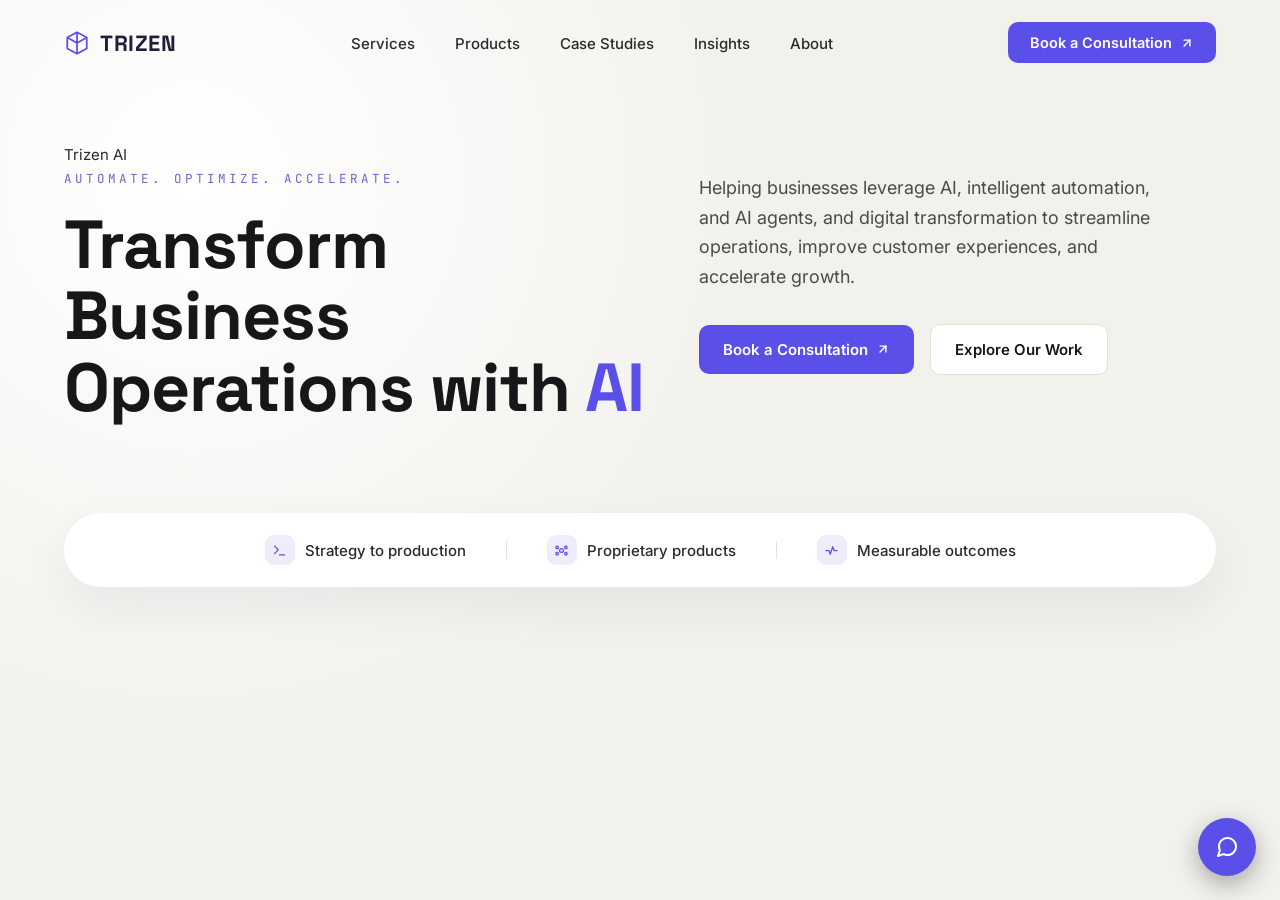
<file: frontend/index.html>
<!DOCTYPE html>
<html lang="en">
<head>
<meta charset="UTF-8">
<meta name="viewport" content="width=device-width, initial-scale=1.0">
<title>Lead Chat Widget — Demo</title>
<link rel="preconnect" href="https://fonts.googleapis.com">
<link rel="preconnect" href="https://fonts.gstatic.com" crossorigin>
<link href="https://fonts.googleapis.com/css2?family=Space+Grotesk:wght@500;600;700&family=Inter:wght@400;500;600&family=JetBrains+Mono:wght@400;500&display=swap" rel="stylesheet">
<style>
  /* ============================================================
     Demo page chrome — delete everything outside #lqw-root when
     embedding this on a real site. Only #lqw-root + its <script>
     need to move into your page, right before </body>.
     ============================================================ */
  body {
    margin: 0;
    min-height: 100vh;
    background: #F3F1EC;
    background-image: radial-gradient(circle at 15% 20%, #ffffff 0%, transparent 45%);
    font-family: 'Inter', system-ui, sans-serif;
    color: #2B2B28;
    box-sizing: border-box;
  }

  /* -------------------- Trizen-style host page -------------------- */
  .tz-nav {
    display: flex;
    align-items: center;
    justify-content: space-between;
    padding: 22px 64px;
  }
  .tz-logo {
    display: flex;
    align-items: center;
    gap: 10px;
    font-family: 'Space Grotesk', sans-serif;
    font-weight: 700;
    font-size: 22px;
    letter-spacing: 0.5px;
    color: #1F1F3D;
  }
  .tz-logo svg { width: 26px; height: 26px; }
  .tz-links {
    display: flex;
    align-items: center;
    gap: 40px;
    list-style: none;
    margin: 0;
    padding: 0;
  }
  .tz-links a {
    color: #2B2B28;
    text-decoration: none;
    font-size: 15px;
    font-weight: 500;
  }
  .tz-links a:hover { color: #5B4FE9; }
  .tz-cta {
    display: inline-flex;
    align-items: center;
    gap: 8px;
    background: #5B4FE9;
    color: #fff;
    font-weight: 600;
    font-size: 14.5px;
    padding: 12px 22px;
    border-radius: 10px;
    text-decoration: none;
  }
  .tz-cta svg { width: 14px; height: 14px; }

  .tz-hero {
    max-width: 1280px;
    margin: 60px auto 0;
    padding: 0 64px;
    display: grid;
    grid-template-columns: 1.15fr 1fr;
    gap: 40px;
    align-items: start;
  }
  .tz-eyebrow {
    font-size: 15px;
    color: #2B2B28;
    margin: 0 0 6px;
  }
  .tz-kicker {
    font-family: 'JetBrains Mono', monospace;
    letter-spacing: 3px;
    font-size: 12.5px;
    color: #6E67C9;
    margin: 0 0 22px;
  }
  .tz-headline {
    font-family: 'Space Grotesk', sans-serif;
    font-weight: 700;
    font-size: 68px;
    line-height: 1.05;
    letter-spacing: -1px;
    margin: 0;
    color: #17171A;
  }
  .tz-headline .accent { color: #5B4FE9; }

  .tz-sub {
    font-size: 18px;
    line-height: 1.65;
    color: #4B4B48;
    margin: 28px 0 32px;
    max-width: 480px;
  }
  .tz-actions {
    display: flex;
    align-items: center;
    gap: 16px;
  }
  .tz-btn-primary {
    display: inline-flex;
    align-items: center;
    gap: 8px;
    background: #5B4FE9;
    color: #fff;
    font-weight: 600;
    font-size: 15px;
    padding: 15px 24px;
    border-radius: 10px;
    text-decoration: none;
  }
  .tz-btn-primary svg { width: 14px; height: 14px; }
  .tz-btn-secondary {
    display: inline-flex;
    align-items: center;
    background: #fff;
    color: #17171A;
    font-weight: 600;
    font-size: 15px;
    padding: 15px 24px;
    border-radius: 10px;
    text-decoration: none;
    border: 1px solid #E4E1D8;
  }

  .tz-strip-wrap {
    max-width: 1152px;
    margin: 90px auto 60px;
    padding: 0 64px;
  }
  .tz-strip {
    background: #fff;
    border-radius: 999px;
    padding: 22px 40px;
    display: flex;
    align-items: center;
    justify-content: center;
    gap: 40px;
    box-shadow: 0 20px 50px rgba(20, 20, 40, 0.06);
  }
  .tz-strip-item {
    display: flex;
    align-items: center;
    gap: 10px;
    font-size: 15px;
    font-weight: 500;
    color: #2B2B28;
    white-space: nowrap;
  }
  .tz-strip-icon {
    width: 30px;
    height: 30px;
    border-radius: 9px;
    background: #EFEDFB;
    display: flex;
    align-items: center;
    justify-content: center;
    flex-shrink: 0;
  }
  .tz-strip-icon svg { width: 15px; height: 15px; color: #5B4FE9; }
  .tz-strip-divider {
    width: 1px;
    height: 18px;
    background: #E4E1D8;
  }

  @media (max-width: 980px) {
    .tz-nav { padding: 18px 24px; }
    .tz-links { display: none; }
    .tz-hero { grid-template-columns: 1fr; padding: 0 24px; }
    .tz-headline { font-size: 42px; }
    .tz-strip { flex-wrap: wrap; border-radius: 24px; }
    .tz-strip-wrap { padding: 0 24px; }
  }

  /* ============================================================
     WIDGET STYLES — scoped under #lqw-root so nothing here leaks
     into or gets overridden by the host page's own CSS.
     ============================================================ */
  #lqw-root {
    --lqw-ink: #14171C;
    --lqw-surface: #1D2129;
    --lqw-surface-2: #262B34;
    --lqw-border: #333944;
    --lqw-text: #ECE9E2;
    --lqw-text-muted: #8D93A0;
    --lqw-accent: #5B4FE9;
    --lqw-accent-dim: rgba(91, 79, 233, 0.18);
    --lqw-good: #4CAF6D;
    --lqw-error: #E2695A;
    --lqw-font-display: 'Space Grotesk', sans-serif;
    --lqw-font-body: 'Inter', system-ui, sans-serif;
    --lqw-font-mono: 'JetBrains Mono', monospace;
    position: fixed;
    right: 24px;
    bottom: 24px;
    z-index: 999999;
    font-family: var(--lqw-font-body);
  }

  #lqw-root * { box-sizing: border-box; }

  .lqw-launcher {
    width: 58px;
    height: 58px;
    border-radius: 50%;
    background: var(--lqw-accent);
    border: none;
    cursor: pointer;
    display: flex;
    align-items: center;
    justify-content: center;
    box-shadow: 0 8px 24px rgba(20, 23, 28, 0.35);
    transition: transform 0.15s ease;
    position: absolute;
    right: 0;
    bottom: 0;
  }
  .lqw-launcher:hover { transform: scale(1.05); }
  .lqw-launcher:focus-visible { outline: 2px solid var(--lqw-ink); outline-offset: 3px; }
  .lqw-launcher svg { width: 24px; height: 24px; }
  .lqw-launcher .lqw-icon-close { display: none; }
  #lqw-root.lqw-open .lqw-icon-chat { display: none; }
  #lqw-root.lqw-open .lqw-icon-close { display: block; }

  .lqw-panel {
    position: absolute;
    right: 0;
    bottom: 74px;
    width: 380px;
    max-width: calc(100vw - 32px);
    height: min(600px, 75vh);
    background: var(--lqw-surface);
    border: 1px solid var(--lqw-border);
    border-radius: 16px;
    display: flex;
    flex-direction: column;
    overflow: hidden;
    box-shadow: 0 20px 60px rgba(0,0,0,0.35);
    opacity: 0;
    transform: translateY(12px) scale(0.98);
    pointer-events: none;
    transition: opacity 0.18s ease, transform 0.18s ease;
  }
  #lqw-root.lqw-open .lqw-panel {
    opacity: 1;
    transform: translateY(0) scale(1);
    pointer-events: auto;
  }

  .lqw-header {
    display: flex;
    align-items: center;
    gap: 10px;
    padding: 14px 16px;
    border-bottom: 1px solid var(--lqw-border);
    background: var(--lqw-surface-2);
  }
  .lqw-dot {
    width: 9px;
    height: 9px;
    border-radius: 50%;
    background: var(--lqw-text-muted);
    flex-shrink: 0;
    transition: background 0.3s ease;
  }
  .lqw-dot.thinking { background: var(--lqw-accent); animation: lqw-pulse 1.1s ease-in-out infinite; }
  .lqw-dot.qualified { background: var(--lqw-good); }
  .lqw-dot.error { background: var(--lqw-error); }
  @keyframes lqw-pulse {
    0%, 100% { opacity: 1; box-shadow: 0 0 0 0 var(--lqw-accent-dim); }
    50% { opacity: 0.6; box-shadow: 0 0 0 5px transparent; }
  }
  .lqw-header-text { display: flex; flex-direction: column; line-height: 1.25; }
  .lqw-header-name {
    font-family: var(--lqw-font-display);
    font-weight: 600;
    font-size: 15px;
    color: var(--lqw-text);
  }
  .lqw-header-status {
    font-size: 11.5px;
    color: var(--lqw-text-muted);
    font-family: var(--lqw-font-mono);
    text-transform: lowercase;
  }

  .lqw-messages {
    flex: 1;
    overflow-y: auto;
    padding: 16px;
    display: flex;
    flex-direction: column;
    gap: 10px;
  }
  .lqw-msg {
    max-width: 84%;
    padding: 9px 13px;
    border-radius: 12px;
    font-size: 13.5px;
    line-height: 1.5;
    white-space: pre-wrap;
    word-break: break-word;
  }
  .lqw-msg.user {
    align-self: flex-end;
    background: var(--lqw-accent);
    color: #FFFFFF;
    border-bottom-right-radius: 3px;
  }
  .lqw-msg.assistant {
    align-self: flex-start;
    background: var(--lqw-surface-2);
    color: var(--lqw-text);
    border: 1px solid var(--lqw-border);
    border-bottom-left-radius: 3px;
  }
  .lqw-msg.error {
    align-self: flex-start;
    background: rgba(226, 105, 90, 0.12);
    color: #F0B2AA;
    border: 1px solid rgba(226, 105, 90, 0.35);
  }
  .lqw-msg.error button {
    display: block;
    margin-top: 6px;
    background: none;
    border: 1px solid rgba(226, 105, 90, 0.5);
    color: #F0B2AA;
    font-size: 12px;
    padding: 3px 9px;
    border-radius: 6px;
    cursor: pointer;
    font-family: var(--lqw-font-body);
  }

  .lqw-typing {
    align-self: flex-start;
    display: flex;
    gap: 4px;
    padding: 11px 13px;
    background: var(--lqw-surface-2);
    border: 1px solid var(--lqw-border);
    border-radius: 12px;
    border-bottom-left-radius: 3px;
  }
  .lqw-typing span {
    width: 6px;
    height: 6px;
    border-radius: 50%;
    background: var(--lqw-text-muted);
    animation: lqw-bounce 1.2s ease-in-out infinite;
  }
  .lqw-typing span:nth-child(2) { animation-delay: 0.15s; }
  .lqw-typing span:nth-child(3) { animation-delay: 0.3s; }
  @keyframes lqw-bounce {
    0%, 60%, 100% { transform: translateY(0); opacity: 0.5; }
    30% { transform: translateY(-4px); opacity: 1; }
  }

  .lqw-inputbar {
    display: flex;
    align-items: flex-end;
    gap: 8px;
    padding: 10px;
    border-top: 1px solid var(--lqw-border);
    background: var(--lqw-surface-2);
  }
  
  /* Voice Mic Button Styles */
  .lqw-mic {
    width: 38px;
    height: 38px;
    border-radius: 10px;
    border: 1px solid var(--lqw-border);
    background: transparent;
    color: var(--lqw-text-muted);
    cursor: pointer;
    display: flex;
    align-items: center;
    justify-content: center;
    flex-shrink: 0;
    transition: all 0.15s ease;
  }
  .lqw-mic:hover { background: var(--lqw-surface); color: var(--lqw-text); }
  .lqw-mic.recording {
    background: rgba(226, 105, 90, 0.12);
    color: var(--lqw-error);
    border-color: var(--lqw-error);
    animation: lqw-pulse-red 1.5s infinite;
  }
  @keyframes lqw-pulse-red {
    0% { box-shadow: 0 0 0 0 rgba(226, 105, 90, 0.4); }
    70% { box-shadow: 0 0 0 6px rgba(226, 105, 90, 0); }
    100% { box-shadow: 0 0 0 0 rgba(226, 105, 90, 0); }
  }
  .lqw-mic svg { width: 18px; height: 18px; }

  .lqw-input {
    flex: 1;
    resize: none;
    max-height: 100px;
    background: var(--lqw-ink);
    border: 1px solid var(--lqw-border);
    border-radius: 10px;
    color: var(--lqw-text);
    font-family: var(--lqw-font-body);
    font-size: 13.5px;
    padding: 9px 11px;
    line-height: 1.4;
  }
  .lqw-input:focus-visible {
    outline: none;
    border-color: var(--lqw-accent);
  }
  .lqw-send {
    width: 38px;
    height: 38px;
    border-radius: 10px;
    border: none;
    background: var(--lqw-accent);
    cursor: pointer;
    display: flex;
    align-items: center;
    justify-content: center;
    flex-shrink: 0;
    transition: opacity 0.15s ease;
  }
  .lqw-send:disabled { opacity: 0.4; cursor: not-allowed; }
  .lqw-send:focus-visible { outline: 2px solid var(--lqw-text); outline-offset: 2px; }
  .lqw-send svg { width: 16px; height: 16px; }

  @media (max-width: 480px) {
    .lqw-panel {
      width: calc(100vw - 24px);
      height: calc(100vh - 110px);
      right: -12px;
    }
  }

  @media (prefers-reduced-motion: reduce) {
    .lqw-dot.thinking, .lqw-typing span { animation: none; }
    .lqw-panel { transition: opacity 0.01s linear; }
  }
</style>

<script>
  // ============================================================
  // THIS IS JUST FOR DEMONSTRATION / TESTING.
  // ============================================================
  // window.CURRENT_USER_EMAIL = "logged_in_user@example.com";
</script>

</head>
<body>

<!-- Host Page -->
<nav class="tz-nav">
  <div class="tz-logo">
    <svg viewBox="0 0 24 24" fill="none" xmlns="http://www.w3.org/2000/svg">
      <path d="M12 2L3 7v10l9 5 9-5V7l-9-5z" stroke="#5B4FE9" stroke-width="1.6" stroke-linejoin="round"/>
      <path d="M12 2v20M3 7l9 5 9-5" stroke="#5B4FE9" stroke-width="1.6" stroke-linejoin="round"/>
    </svg>
    TRIZEN
  </div>
  <ul class="tz-links">
    <li><a href="#">Services</a></li>
    <li><a href="#">Products</a></li>
    <li><a href="#">Case Studies</a></li>
    <li><a href="#">Insights</a></li>
    <li><a href="#">About</a></li>
  </ul>
  <a class="tz-cta" href="#">
    Book a Consultation
    <svg viewBox="0 0 24 24" fill="none" stroke="#fff" stroke-width="2.4" stroke-linecap="round" stroke-linejoin="round"><line x1="7" y1="17" x2="17" y2="7"></line><polyline points="7 7 17 7 17 17"></polyline></svg>
  </a>
</nav>

<header class="tz-hero">
  <div>
    <p class="tz-eyebrow">Trizen AI</p>
    <p class="tz-kicker">AUTOMATE. OPTIMIZE. ACCELERATE.</p>
    <h1 class="tz-headline">Transform Business<br>Operations with <span class="accent">AI</span></h1>
  </div>
  <div>
    <p class="tz-sub">Helping businesses leverage AI, intelligent automation, and AI agents, and digital transformation to streamline operations, improve customer experiences, and accelerate growth.</p>
    <div class="tz-actions">
      <a class="tz-btn-primary" href="#">
        Book a Consultation
        <svg viewBox="0 0 24 24" fill="none" stroke="#fff" stroke-width="2.4" stroke-linecap="round" stroke-linejoin="round"><line x1="7" y1="17" x2="17" y2="7"></line><polyline points="7 7 17 7 17 17"></polyline></svg>
      </a>
      <a class="tz-btn-secondary" href="#">Explore Our Work</a>
    </div>
  </div>
</header>

<div class="tz-strip-wrap">
  <div class="tz-strip">
    <div class="tz-strip-item">
      <span class="tz-strip-icon">
        <svg viewBox="0 0 24 24" fill="none" stroke="currentColor" stroke-width="2" stroke-linecap="round" stroke-linejoin="round"><path d="M4 17l6-6-6-6"></path><path d="M12 19h8"></path></svg>
      </span>
      Strategy to production
    </div>
    <div class="tz-strip-divider"></div>
    <div class="tz-strip-item">
      <span class="tz-strip-icon">
        <svg viewBox="0 0 24 24" fill="none" stroke="currentColor" stroke-width="2" stroke-linecap="round" stroke-linejoin="round"><circle cx="12" cy="12" r="3"></circle><circle cx="5" cy="7" r="2"></circle><circle cx="19" cy="7" r="2"></circle><circle cx="5" cy="17" r="2"></circle><circle cx="19" cy="17" r="2"></circle></svg>
      </span>
      Proprietary products
    </div>
    <div class="tz-strip-divider"></div>
    <div class="tz-strip-item">
      <span class="tz-strip-icon">
        <svg viewBox="0 0 24 24" fill="none" stroke="currentColor" stroke-width="2" stroke-linecap="round" stroke-linejoin="round"><polyline points="3 12 8 12 10 18 14 6 16 12 21 12"></polyline></svg>
      </span>
      Measurable outcomes
    </div>
  </div>
</div>

<!-- ============================================================
     WIDGET MARKUP
     ============================================================ -->
<div id="lqw-root">
  <div class="lqw-panel" role="dialog" aria-label="Chat" aria-hidden="true">
    <div class="lqw-header">
      <span class="lqw-dot" id="lqw-status-dot"></span>
      <div class="lqw-header-text">
        <span class="lqw-header-name" id="lqw-bot-name">Lead Desk</span>
        <span class="lqw-header-status" id="lqw-status-text">online</span>
      </div>
    </div>
    <div class="lqw-messages" id="lqw-messages" role="log" aria-live="polite"></div>
    <div class="lqw-inputbar">
      <!-- NEW MICROPHONE BUTTON -->
      <button class="lqw-mic" id="lqw-mic" aria-label="Use microphone" title="Click to speak">
        <svg viewBox="0 0 24 24" fill="none" stroke="currentColor" stroke-width="2" stroke-linecap="round" stroke-linejoin="round">
          <path d="M12 2a3 3 0 0 0-3 3v7a3 3 0 0 0 6 0V5a3 3 0 0 0-3-3Z"></path>
          <path d="M19 10v2a7 7 0 0 1-14 0v-2"></path>
          <line x1="12" y1="19" x2="12" y2="22"></line>
        </svg>
      </button>
      
      <textarea
        class="lqw-input"
        id="lqw-input"
        rows="1"
        placeholder="Type a message…"
        aria-label="Message"
      ></textarea>
      <button class="lqw-send" id="lqw-send" aria-label="Send message">
        <svg viewBox="0 0 24 24" fill="none" stroke="#FFFFFF" stroke-width="2.2" stroke-linecap="round" stroke-linejoin="round">
          <line x1="22" y1="2" x2="11" y2="13"></line>
          <polygon points="22 2 15 22 11 13 2 9 22 2"></polygon>
        </svg>
      </button>
    </div>
  </div>

  <button class="lqw-launcher" id="lqw-launcher" aria-label="Open chat" aria-expanded="false">
    <svg class="lqw-icon-chat" viewBox="0 0 24 24" fill="none" stroke="#FFFFFF" stroke-width="2" stroke-linecap="round" stroke-linejoin="round">
      <path d="M21 11.5a8.38 8.38 0 0 1-.9 3.8 8.5 8.5 0 0 1-7.6 4.7 8.38 8.38 0 0 1-3.8-.9L3 21l1.9-5.7a8.38 8.38 0 0 1-.9-3.8 8.5 8.5 0 0 1 4.7-7.6 8.38 8.38 0 0 1 3.8-.9h.5a8.48 8.48 0 0 1 8 8v.5z"></path>
    </svg>
    <svg class="lqw-icon-close" viewBox="0 0 24 24" fill="none" stroke="#FFFFFF" stroke-width="2.2" stroke-linecap="round" stroke-linejoin="round">
      <line x1="18" y1="6" x2="6" y2="18"></line>
      <line x1="6" y1="6" x2="18" y2="18"></line>
    </svg>
  </button>
</div>
<script>
(function () {
  // ============================================================
  // CONFIG 
  // ============================================================
  const CONFIG = {
    webhookUrl: 'https://mmmnnnrrr7123.app.n8n.cloud/webhook/lead-chat', 
    authHeaderName: '',   
    authHeaderValue: '',  
    botName: 'Lead Desk',
    welcomeMessage: "Hi! I can help figure out whether we're a good fit — what are you looking to solve?",
    userEmail: window.CURRENT_USER_EMAIL || null
  };

  // ============================================================
  // Session handling 
  // ============================================================
  const STORAGE_KEY_SESSION = 'lqw_session_id';
  const STORAGE_KEY_MESSAGES_PREFIX = 'lqw_messages_';

  function getSessionId() {
    let id = localStorage.getItem(STORAGE_KEY_SESSION);
    if (!id) {
      id = (crypto.randomUUID ? crypto.randomUUID() : 'lqw-' + Date.now() + '-' + Math.random().toString(16).slice(2));
      localStorage.setItem(STORAGE_KEY_SESSION, id);
    }
    return id;
  }

  const sessionId = getSessionId();
  const messagesKey = STORAGE_KEY_MESSAGES_PREFIX + sessionId;

  function loadMessages() {
    try {
      const raw = localStorage.getItem(messagesKey);
      return raw ? JSON.parse(raw) : null;
    } catch (e) {
      return null;
    }
  }

  function saveMessages(messages) {
    try {
      localStorage.setItem(messagesKey, JSON.stringify(messages));
    } catch (e) { }
  }

  // ============================================================
  // DOM refs
  // ============================================================
  const root = document.getElementById('lqw-root');
  const launcher = document.getElementById('lqw-launcher');
  const panel = root.querySelector('.lqw-panel');
  const messagesEl = document.getElementById('lqw-messages');
  const input = document.getElementById('lqw-input');
  const sendBtn = document.getElementById('lqw-send');
  const statusDot = document.getElementById('lqw-status-dot');
  const statusText = document.getElementById('lqw-status-text');
  const botNameEl = document.getElementById('lqw-bot-name');
  const micBtn = document.getElementById('lqw-mic');

  botNameEl.textContent = CONFIG.botName;

  let messages = loadMessages();
  if (!messages) {
    messages = [{ role: 'assistant', text: CONFIG.welcomeMessage, ts: Date.now() }];
    saveMessages(messages);
  }

  // ============================================================
  // Voice Input (Web Speech API) — FIXED VERSION
  // ============================================================
  let recognition = null;
  let isRecording = false;

  if ('webkitSpeechRecognition' in window || 'SpeechRecognition' in window) {
    const SpeechRecognition = window.SpeechRecognition || window.webkitSpeechRecognition;
    recognition = new SpeechRecognition();
    recognition.continuous = false;
    recognition.interimResults = true;
    recognition.lang = 'en-US'; // Force English recognition

    recognition.onstart = function () {
      isRecording = true;
      micBtn.classList.add('recording');
      input.placeholder = 'Listening…';
      input.value = '';
    };

    recognition.onresult = function (event) {
      let finalTranscript = '';
      let interimTranscript = '';
      for (let i = event.resultIndex; i < event.results.length; ++i) {
        if (event.results[i].isFinal) {
          finalTranscript += event.results[i][0].transcript;
        } else {
          interimTranscript += event.results[i][0].transcript;
        }
      }
      if (finalTranscript || interimTranscript) {
        input.value = finalTranscript || interimTranscript;
        input.style.height = 'auto';
        input.style.height = Math.min(input.scrollHeight, 100) + 'px';
      }
    };

    recognition.onerror = function (event) {
      console.error('Speech recognition error:', event.error);
      // Reset state without calling recognition.stop() again
      isRecording = false;
      micBtn.classList.remove('recording');
      input.placeholder = 'Type a message…';
    };

    recognition.onend = function () {
      // Recognition has already stopped on its own — just reset the UI
      isRecording = false;
      micBtn.classList.remove('recording');
      input.placeholder = 'Type a message…';
      input.focus();
    };
  } else {
    micBtn.style.display = 'none';
  }

  function stopRecording() {
    if (!isRecording) return; // Already stopped, do nothing
    isRecording = false;
    micBtn.classList.remove('recording');
    input.placeholder = 'Type a message…';
    try {
      recognition.stop(); // This will trigger onend, but onend now just resets UI safely
    } catch (e) {
      // Already stopped — ignore
    }
  }

  micBtn.addEventListener('click', function () {
    if (!recognition) {
      alert("Your browser doesn't support speech recognition. Try Chrome or Edge.");
      return;
    }
    if (isRecording) {
      stopRecording();
    } else {
      try {
        recognition.start(); // onstart callback will set isRecording = true
      } catch (err) {
        console.log('Mic already active, ignoring.');
      }
    }
  });

  // ============================================================
  // Rendering
  // ============================================================
  function renderMessages() {
    messagesEl.innerHTML = '';
    messages.forEach(function (m) {
      const div = document.createElement('div');
      div.className = 'lqw-msg ' + m.role;
      div.textContent = m.text;
      if (m.role === 'error') {
        const retry = document.createElement('button');
        retry.textContent = 'Retry';
        retry.onclick = function () { retryLast(); };
        div.appendChild(retry);
      }
      messagesEl.appendChild(div);
    });
    messagesEl.scrollTop = messagesEl.scrollHeight;
  }

  function setStatus(state) {
    statusDot.className = 'lqw-dot ' + (state === 'idle' ? '' : state);
    const labels = { idle: 'online', thinking: 'typing…', qualified: 'qualified', error: 'connection issue' };
    statusText.textContent = labels[state] || 'online';
  }

  let typingEl = null;
  function showTyping() {
    typingEl = document.createElement('div');
    typingEl.className = 'lqw-typing';
    typingEl.innerHTML = '<span></span><span></span><span></span>';
    messagesEl.appendChild(typingEl);
    messagesEl.scrollTop = messagesEl.scrollHeight;
  }
  function hideTyping() {
    if (typingEl) { typingEl.remove(); typingEl = null; }
  }

  // ============================================================
  // Networking
  // ============================================================
  let lastUserText = null;

  async function sendToWebhook(text) {
    setStatus('thinking');
    showTyping();
    input.disabled = true;
    sendBtn.disabled = true;
    micBtn.disabled = true;

    try {
      const headers = { 'Content-Type': 'application/json' };
      if (CONFIG.authHeaderName) headers[CONFIG.authHeaderName] = CONFIG.authHeaderValue;

      const payload = {
        session_id: sessionId,
        message: text,
        timestamp: new Date().toISOString()
      };

      if (CONFIG.userEmail) {
        payload.email = CONFIG.userEmail;
      }

      const res = await fetch(CONFIG.webhookUrl, {
        method: 'POST',
        headers,
        body: JSON.stringify(payload)
      });

      if (!res.ok) throw new Error('Bad response: ' + res.status);
      const data = await res.json();

      hideTyping();
      messages.push({ role: 'assistant', text: data.reply || '…', ts: Date.now() });
      saveMessages(messages);
      renderMessages();
      setStatus(data.status === 'qualified' ? 'qualified' : 'idle');
    } catch (err) {
      hideTyping();
      messages.push({ role: 'error', text: "Couldn't reach the assistant. Check your connection and try again.", ts: Date.now() });
      saveMessages(messages);
      renderMessages();
      setStatus('error');
    } finally {
      input.disabled = false;
      sendBtn.disabled = false;
      micBtn.disabled = false;
      input.focus();
    }
  }

  function retryLast() {
    if (!lastUserText) return;
    messages = messages.filter(function (m) { return m.role !== 'error'; });
    saveMessages(messages);
    renderMessages();
    sendToWebhook(lastUserText);
  }

  function handleSend() {
    const text = input.value.trim();
    if (!text) return;
    if (isRecording) stopRecording();
    lastUserText = text;
    messages.push({ role: 'user', text: text, ts: Date.now() });
    saveMessages(messages);
    renderMessages();
    input.value = '';
    input.style.height = 'auto';
    sendToWebhook(text);
  }

  // ============================================================
  // Wiring
  // ============================================================
  launcher.addEventListener('click', function () {
    const isOpen = root.classList.toggle('lqw-open');
    launcher.setAttribute('aria-label', isOpen ? 'Close chat' : 'Open chat');
    launcher.setAttribute('aria-expanded', String(isOpen));
    panel.setAttribute('aria-hidden', String(!isOpen));
    if (isOpen) input.focus();
  });

  sendBtn.addEventListener('click', handleSend);
  input.addEventListener('keydown', function (e) {
    if (e.key === 'Enter' && !e.shiftKey) {
      e.preventDefault();
      handleSend();
    }
  });
  input.addEventListener('input', function () {
    input.style.height = 'auto';
    input.style.height = Math.min(input.scrollHeight, 100) + 'px';
  });

  renderMessages();
  setStatus('idle');
})();
</script>
</body>
</html>
</file>
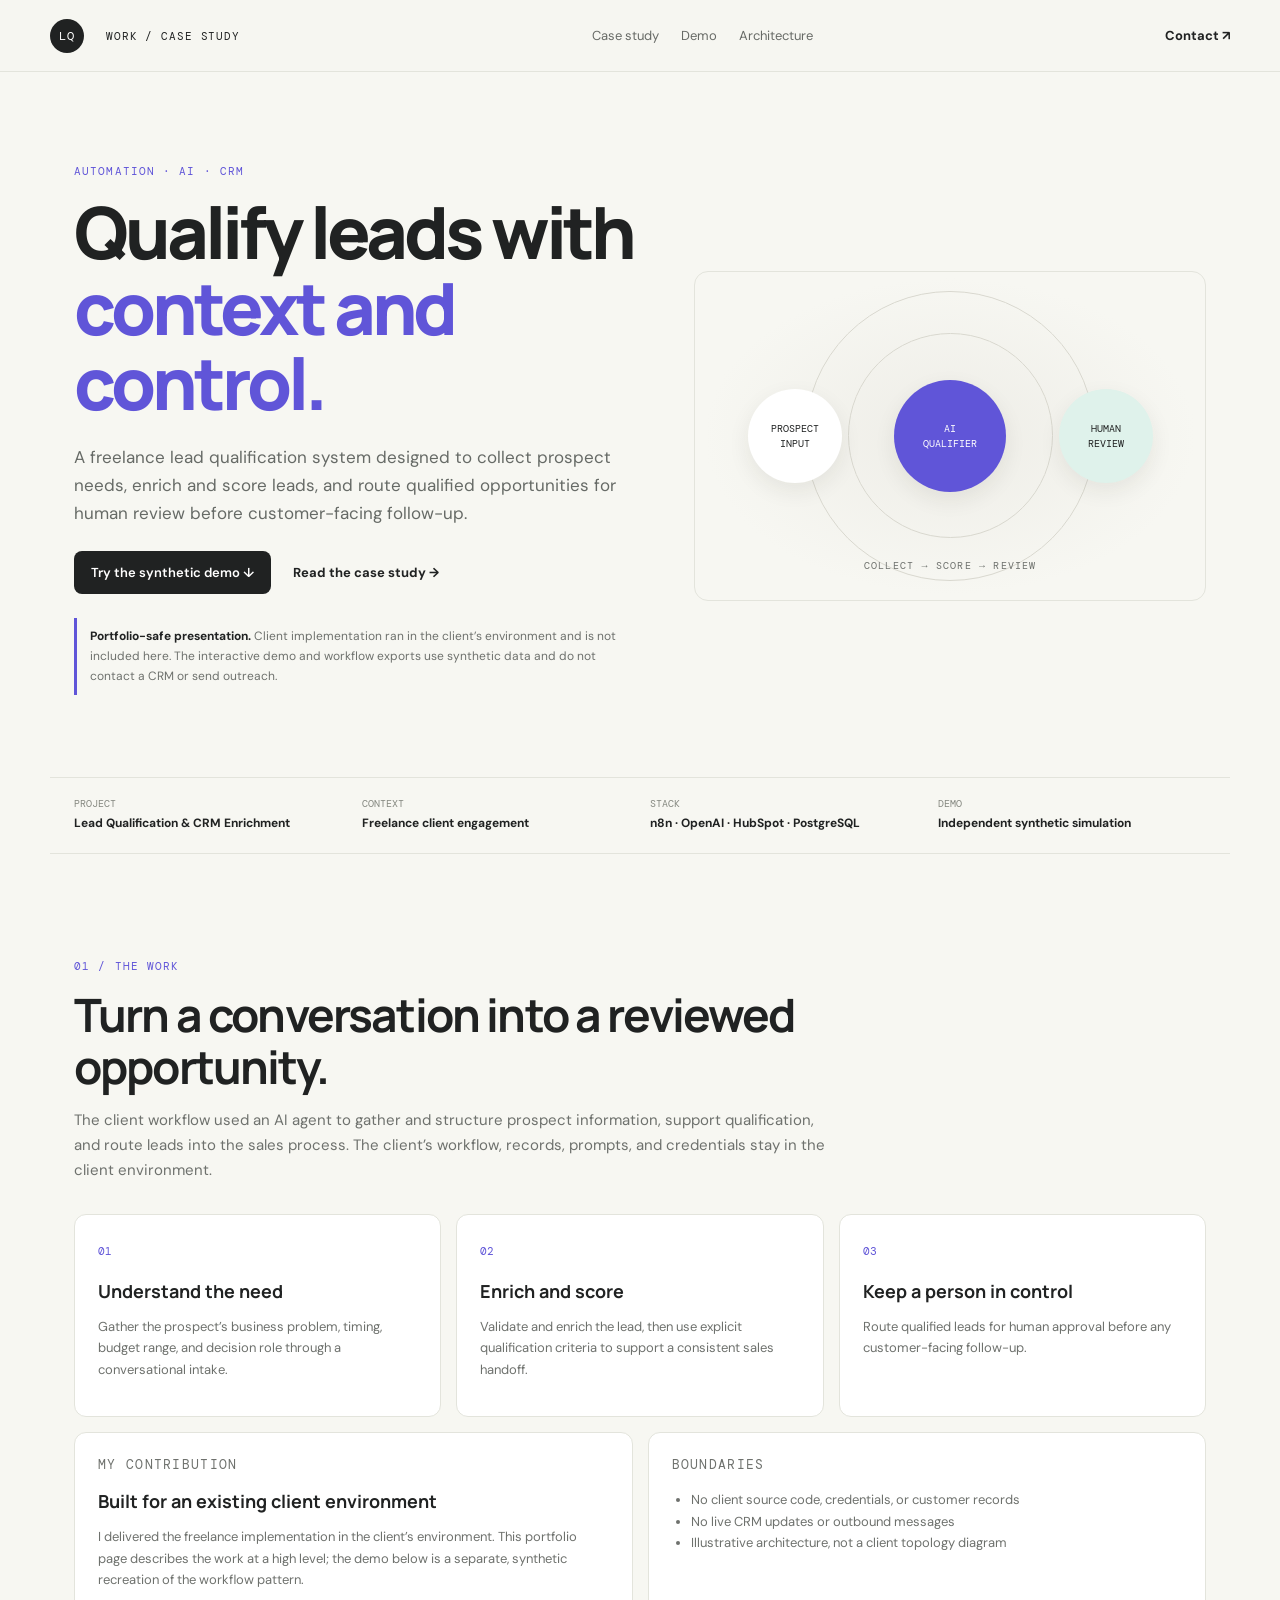
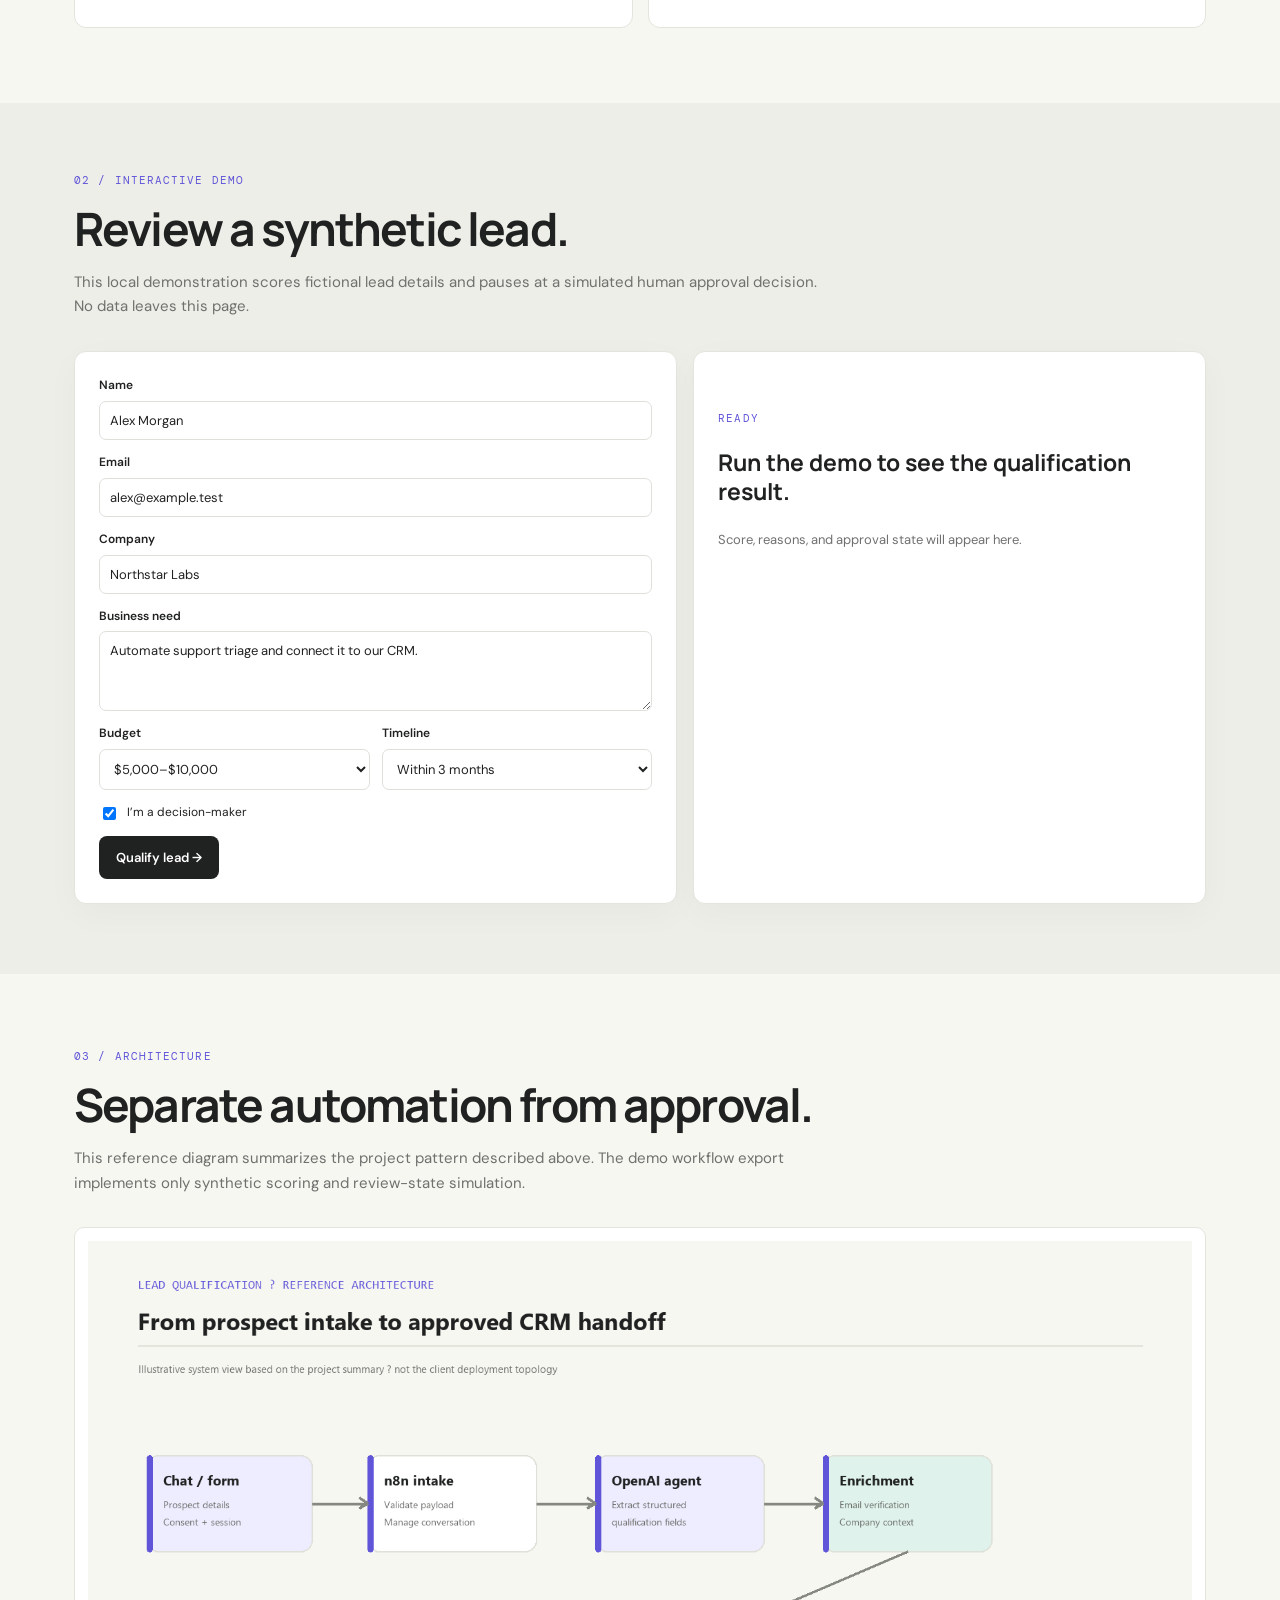
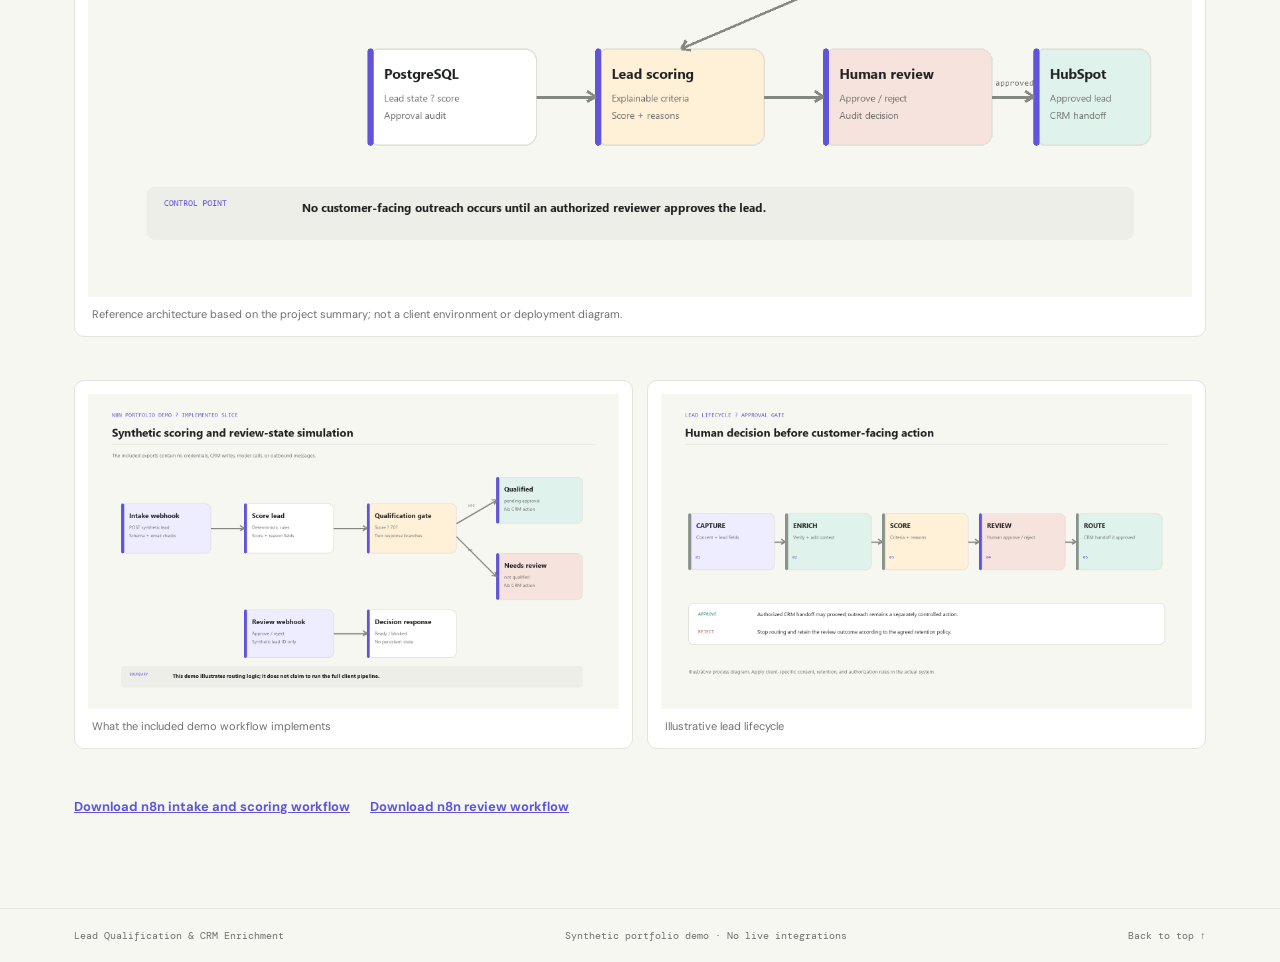
<file: n8n_delivery_stage/Lead Qualifier Architecture/index.html>
<!doctype html>
<html lang="en">
<head>
  <meta charset="utf-8">
  <meta name="viewport" content="width=device-width, initial-scale=1">
  <meta name="description" content="A portfolio case study of AI-assisted lead qualification, enrichment, scoring, human review, and CRM routing.">
  <title>Lead Qualification &amp; CRM Enrichment | Portfolio</title>
  <link rel="stylesheet" href="site.css">
  <script src="demo.js" defer></script>
</head>
<body>
  <header class="topbar"><a class="brand" href="#top"><span class="mark">LQ</span> WORK / CASE STUDY</a><nav><a href="#work">Case study</a><a href="#demo">Demo</a><a href="#architecture">Architecture</a></nav><a class="contact" href="mailto:neffetimeriem@gmail.com">Contact ↗</a></header>
  <main id="top">
    <section class="hero"><div><p class="eyebrow">AUTOMATION · AI · CRM</p><h1>Qualify leads with <em>context and control.</em></h1><p class="lede">A freelance lead qualification system designed to collect prospect needs, enrich and score leads, and route qualified opportunities for human review before customer-facing follow-up.</p><div class="actions"><a class="button dark" href="#demo">Try the synthetic demo ↓</a><a class="text-link" href="#work">Read the case study →</a></div><p class="notice"><b>Portfolio-safe presentation.</b> Client implementation ran in the client’s environment and is not included here. The interactive demo and workflow exports use synthetic data and do not contact a CRM or send outreach.</p></div><div class="hero-art"><div class="orb orb-a"></div><div class="orb orb-b"></div><div class="hero-node n1">PROSPECT<br>INPUT</div><div class="hero-node n2">AI<br>QUALIFIER</div><div class="hero-node n3">HUMAN<br>REVIEW</div><p>COLLECT → SCORE → REVIEW</p></div></section>
    <section class="facts"><div><small>PROJECT</small><b>Lead Qualification &amp; CRM Enrichment</b></div><div><small>CONTEXT</small><b>Freelance client engagement</b></div><div><small>STACK</small><b>n8n · OpenAI · HubSpot · PostgreSQL</b></div><div><small>DEMO</small><b>Independent synthetic simulation</b></div></section>
    <section class="section" id="work"><div class="section-heading"><p class="eyebrow">01 / THE WORK</p><h2>Turn a conversation into a reviewed opportunity.</h2><p class="intro">The client workflow used an AI agent to gather and structure prospect information, support qualification, and route leads into the sales process. The client’s workflow, records, prompts, and credentials stay in the client environment.</p></div><div class="cards"><article><span>01</span><h3>Understand the need</h3><p>Gather the prospect’s business problem, timing, budget range, and decision role through a conversational intake.</p></article><article><span>02</span><h3>Enrich and score</h3><p>Validate and enrich the lead, then use explicit qualification criteria to support a consistent sales handoff.</p></article><article><span>03</span><h3>Keep a person in control</h3><p>Route qualified leads for human approval before any customer-facing follow-up.</p></article></div><div class="split"><div><p class="eyebrow">MY CONTRIBUTION</p><h3>Built for an existing client environment</h3><p>I delivered the freelance implementation in the client’s environment. This portfolio page describes the work at a high level; the demo below is a separate, synthetic recreation of the workflow pattern.</p></div><aside><p class="eyebrow">BOUNDARIES</p><ul><li>No client source code, credentials, or customer records</li><li>No live CRM updates or outbound messages</li><li>Illustrative architecture, not a client topology diagram</li></ul></aside></div></section>
    <section class="demo-section" id="demo"><div class="section-heading"><p class="eyebrow">02 / INTERACTIVE DEMO</p><h2>Review a synthetic lead.</h2><p class="intro">This local demonstration scores fictional lead details and pauses at a simulated human approval decision. No data leaves this page.</p></div><div class="demo-grid"><form id="lead-form" class="form-card"><label>Name<input name="name" value="Alex Morgan" required></label><label>Email<input name="email" type="email" value="alex@example.test" required></label><label>Company<input name="company" value="Northstar Labs" required></label><label>Business need<textarea name="need" required>Automate support triage and connect it to our CRM.</textarea></label><div class="form-row"><label>Budget<select name="budget"><option value="high">Above $10,000</option><option value="mid" selected>$5,000–$10,000</option><option value="low">Below $5,000</option><option value="unknown">Not set</option></select></label><label>Timeline<select name="timeline"><option value="soon" selected>Within 3 months</option><option value="later">3–6 months</option><option value="research">Researching</option></select></label></div><label class="check"><input name="decision_maker" type="checkbox" checked> I’m a decision-maker</label><button class="button dark" type="submit">Qualify lead →</button></form><section class="result-card" aria-live="polite"><div class="result-placeholder"><p class="eyebrow">READY</p><h3>Run the demo to see the qualification result.</h3><p>Score, reasons, and approval state will appear here.</p></div><div id="result" hidden></div></section></div></section>
    <section class="section architecture" id="architecture"><div class="section-heading"><p class="eyebrow">03 / ARCHITECTURE</p><h2>Separate automation from approval.</h2><p class="intro">This reference diagram summarizes the project pattern described above. The demo workflow export implements only synthetic scoring and review-state simulation.</p></div><figure><img src="architecture.png" alt="Reference architecture for AI lead qualification, enrichment, PostgreSQL persistence, human approval, and HubSpot routing"><figcaption>Reference architecture based on the project summary; not a client environment or deployment diagram.</figcaption></figure><div class="diagram-grid"><figure><img src="demo-flow.png" alt="The synthetic demo flow from form through deterministic scoring to simulated approval"><figcaption>What the included demo workflow implements</figcaption></figure><figure><img src="lead-lifecycle.png" alt="Lead lifecycle from intake to approval or rejection and CRM handoff"><figcaption>Illustrative lead lifecycle</figcaption></figure></div><p class="downloads"><a href="workflows/Lead_Qualification_Demo.json" download>Download n8n intake and scoring workflow</a><a href="workflows/Lead_Review_Demo.json" download>Download n8n review workflow</a></p></section>
  </main><footer><span>Lead Qualification &amp; CRM Enrichment</span><span>Synthetic portfolio demo · No live integrations</span><a href="#top">Back to top ↑</a></footer>
</body>
</html>
</file>
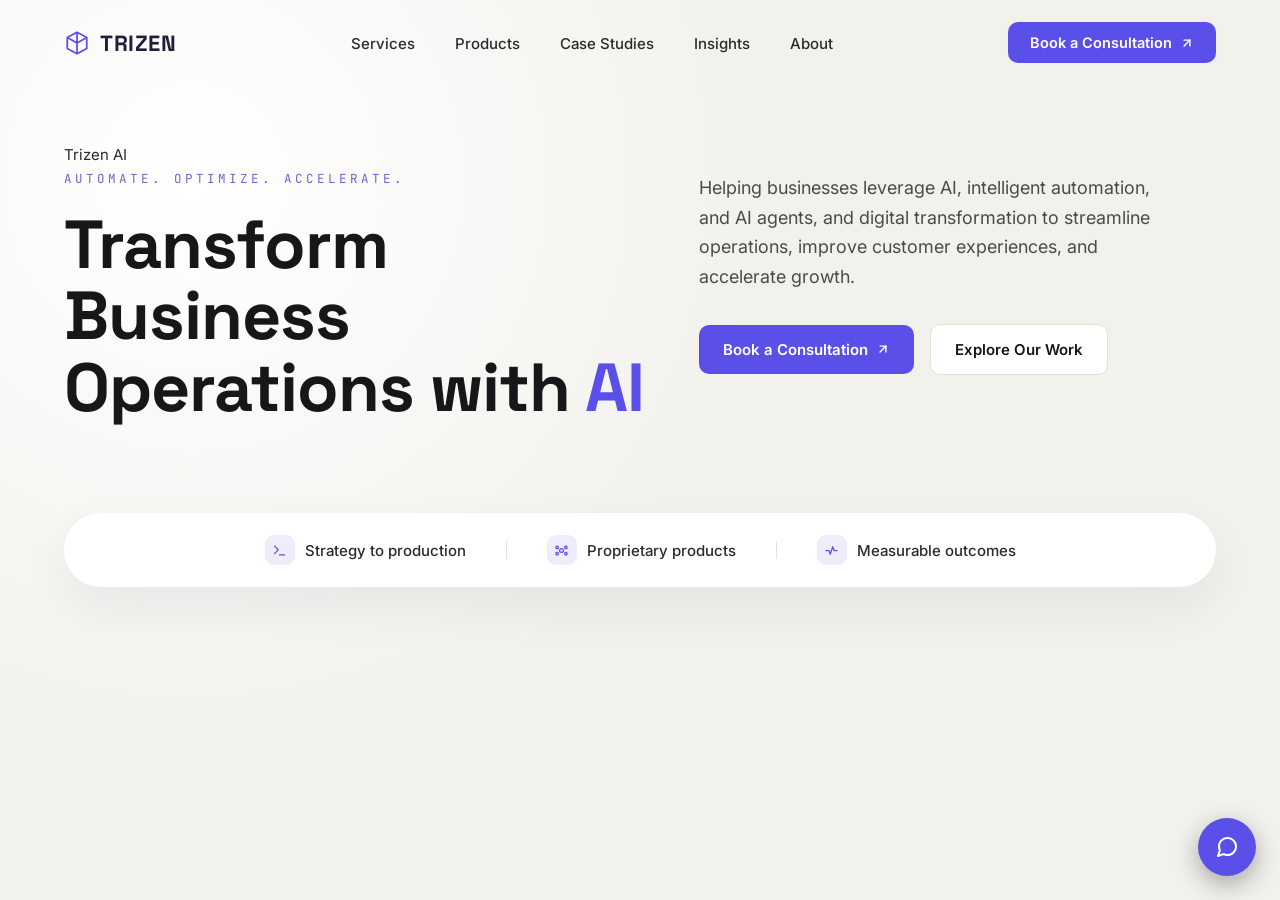
<file: interface.html>
<!DOCTYPE html>
<html lang="en">
<head>
<meta charset="UTF-8">
<meta name="viewport" content="width=device-width, initial-scale=1.0">
<title>Lead Chat Widget — Demo</title>
<link rel="preconnect" href="https://fonts.googleapis.com">
<link rel="preconnect" href="https://fonts.gstatic.com" crossorigin>
<link href="https://fonts.googleapis.com/css2?family=Space+Grotesk:wght@500;600;700&family=Inter:wght@400;500;600&family=JetBrains+Mono:wght@400;500&display=swap" rel="stylesheet">
<style>
  /* ============================================================
     Demo page chrome — delete everything outside #lqw-root when
     embedding this on a real site. Only #lqw-root + its <script>
     need to move into your page, right before </body>.
     ============================================================ */
  body {
    margin: 0;
    min-height: 100vh;
    background: #F3F1EC;
    background-image: radial-gradient(circle at 15% 20%, #ffffff 0%, transparent 45%);
    font-family: 'Inter', system-ui, sans-serif;
    color: #2B2B28;
    box-sizing: border-box;
  }

  /* -------------------- Trizen-style host page -------------------- */
  .tz-nav {
    display: flex;
    align-items: center;
    justify-content: space-between;
    padding: 22px 64px;
  }
  .tz-logo {
    display: flex;
    align-items: center;
    gap: 10px;
    font-family: 'Space Grotesk', sans-serif;
    font-weight: 700;
    font-size: 22px;
    letter-spacing: 0.5px;
    color: #1F1F3D;
  }
  .tz-logo svg { width: 26px; height: 26px; }
  .tz-links {
    display: flex;
    align-items: center;
    gap: 40px;
    list-style: none;
    margin: 0;
    padding: 0;
  }
  .tz-links a {
    color: #2B2B28;
    text-decoration: none;
    font-size: 15px;
    font-weight: 500;
  }
  .tz-links a:hover { color: #5B4FE9; }
  .tz-cta {
    display: inline-flex;
    align-items: center;
    gap: 8px;
    background: #5B4FE9;
    color: #fff;
    font-weight: 600;
    font-size: 14.5px;
    padding: 12px 22px;
    border-radius: 10px;
    text-decoration: none;
  }
  .tz-cta svg { width: 14px; height: 14px; }

  .tz-hero {
    max-width: 1280px;
    margin: 60px auto 0;
    padding: 0 64px;
    display: grid;
    grid-template-columns: 1.15fr 1fr;
    gap: 40px;
    align-items: start;
  }
  .tz-eyebrow {
    font-size: 15px;
    color: #2B2B28;
    margin: 0 0 6px;
  }
  .tz-kicker {
    font-family: 'JetBrains Mono', monospace;
    letter-spacing: 3px;
    font-size: 12.5px;
    color: #6E67C9;
    margin: 0 0 22px;
  }
  .tz-headline {
    font-family: 'Space Grotesk', sans-serif;
    font-weight: 700;
    font-size: 68px;
    line-height: 1.05;
    letter-spacing: -1px;
    margin: 0;
    color: #17171A;
  }
  .tz-headline .accent { color: #5B4FE9; }

  .tz-sub {
    font-size: 18px;
    line-height: 1.65;
    color: #4B4B48;
    margin: 28px 0 32px;
    max-width: 480px;
  }
  .tz-actions {
    display: flex;
    align-items: center;
    gap: 16px;
  }
  .tz-btn-primary {
    display: inline-flex;
    align-items: center;
    gap: 8px;
    background: #5B4FE9;
    color: #fff;
    font-weight: 600;
    font-size: 15px;
    padding: 15px 24px;
    border-radius: 10px;
    text-decoration: none;
  }
  .tz-btn-primary svg { width: 14px; height: 14px; }
  .tz-btn-secondary {
    display: inline-flex;
    align-items: center;
    background: #fff;
    color: #17171A;
    font-weight: 600;
    font-size: 15px;
    padding: 15px 24px;
    border-radius: 10px;
    text-decoration: none;
    border: 1px solid #E4E1D8;
  }

  .tz-strip-wrap {
    max-width: 1152px;
    margin: 90px auto 60px;
    padding: 0 64px;
  }
  .tz-strip {
    background: #fff;
    border-radius: 999px;
    padding: 22px 40px;
    display: flex;
    align-items: center;
    justify-content: center;
    gap: 40px;
    box-shadow: 0 20px 50px rgba(20, 20, 40, 0.06);
  }
  .tz-strip-item {
    display: flex;
    align-items: center;
    gap: 10px;
    font-size: 15px;
    font-weight: 500;
    color: #2B2B28;
    white-space: nowrap;
  }
  .tz-strip-icon {
    width: 30px;
    height: 30px;
    border-radius: 9px;
    background: #EFEDFB;
    display: flex;
    align-items: center;
    justify-content: center;
    flex-shrink: 0;
  }
  .tz-strip-icon svg { width: 15px; height: 15px; color: #5B4FE9; }
  .tz-strip-divider {
    width: 1px;
    height: 18px;
    background: #E4E1D8;
  }

  @media (max-width: 980px) {
    .tz-nav { padding: 18px 24px; }
    .tz-links { display: none; }
    .tz-hero { grid-template-columns: 1fr; padding: 0 24px; }
    .tz-headline { font-size: 42px; }
    .tz-strip { flex-wrap: wrap; border-radius: 24px; }
    .tz-strip-wrap { padding: 0 24px; }
  }

  /* ============================================================
     WIDGET STYLES — scoped under #lqw-root so nothing here leaks
     into or gets overridden by the host page's own CSS.
     ============================================================ */
  #lqw-root {
    --lqw-ink: #14171C;
    --lqw-surface: #1D2129;
    --lqw-surface-2: #262B34;
    --lqw-border: #333944;
    --lqw-text: #ECE9E2;
    --lqw-text-muted: #8D93A0;
    --lqw-accent: #5B4FE9;
    --lqw-accent-dim: rgba(91, 79, 233, 0.18);
    --lqw-good: #4CAF6D;
    --lqw-error: #E2695A;
    --lqw-font-display: 'Space Grotesk', sans-serif;
    --lqw-font-body: 'Inter', system-ui, sans-serif;
    --lqw-font-mono: 'JetBrains Mono', monospace;
    position: fixed;
    right: 24px;
    bottom: 24px;
    z-index: 999999;
    font-family: var(--lqw-font-body);
  }

  #lqw-root * { box-sizing: border-box; }

  .lqw-launcher {
    width: 58px;
    height: 58px;
    border-radius: 50%;
    background: var(--lqw-accent);
    border: none;
    cursor: pointer;
    display: flex;
    align-items: center;
    justify-content: center;
    box-shadow: 0 8px 24px rgba(20, 23, 28, 0.35);
    transition: transform 0.15s ease;
    position: absolute;
    right: 0;
    bottom: 0;
  }
  .lqw-launcher:hover { transform: scale(1.05); }
  .lqw-launcher:focus-visible { outline: 2px solid var(--lqw-ink); outline-offset: 3px; }
  .lqw-launcher svg { width: 24px; height: 24px; }
  .lqw-launcher .lqw-icon-close { display: none; }
  #lqw-root.lqw-open .lqw-icon-chat { display: none; }
  #lqw-root.lqw-open .lqw-icon-close { display: block; }

  .lqw-panel {
    position: absolute;
    right: 0;
    bottom: 74px;
    width: 380px;
    max-width: calc(100vw - 32px);
    height: min(600px, 75vh);
    background: var(--lqw-surface);
    border: 1px solid var(--lqw-border);
    border-radius: 16px;
    display: flex;
    flex-direction: column;
    overflow: hidden;
    box-shadow: 0 20px 60px rgba(0,0,0,0.35);
    opacity: 0;
    transform: translateY(12px) scale(0.98);
    pointer-events: none;
    transition: opacity 0.18s ease, transform 0.18s ease;
  }
  #lqw-root.lqw-open .lqw-panel {
    opacity: 1;
    transform: translateY(0) scale(1);
    pointer-events: auto;
  }

  .lqw-header {
    display: flex;
    align-items: center;
    gap: 10px;
    padding: 14px 16px;
    border-bottom: 1px solid var(--lqw-border);
    background: var(--lqw-surface-2);
  }
  .lqw-dot {
    width: 9px;
    height: 9px;
    border-radius: 50%;
    background: var(--lqw-text-muted);
    flex-shrink: 0;
    transition: background 0.3s ease;
  }
  .lqw-dot.thinking { background: var(--lqw-accent); animation: lqw-pulse 1.1s ease-in-out infinite; }
  .lqw-dot.qualified { background: var(--lqw-good); }
  .lqw-dot.error { background: var(--lqw-error); }
  @keyframes lqw-pulse {
    0%, 100% { opacity: 1; box-shadow: 0 0 0 0 var(--lqw-accent-dim); }
    50% { opacity: 0.6; box-shadow: 0 0 0 5px transparent; }
  }
  .lqw-header-text { display: flex; flex-direction: column; line-height: 1.25; }
  .lqw-header-name {
    font-family: var(--lqw-font-display);
    font-weight: 600;
    font-size: 15px;
    color: var(--lqw-text);
  }
  .lqw-header-status {
    font-size: 11.5px;
    color: var(--lqw-text-muted);
    font-family: var(--lqw-font-mono);
    text-transform: lowercase;
  }

  .lqw-messages {
    flex: 1;
    overflow-y: auto;
    padding: 16px;
    display: flex;
    flex-direction: column;
    gap: 10px;
  }
  .lqw-msg {
    max-width: 84%;
    padding: 9px 13px;
    border-radius: 12px;
    font-size: 13.5px;
    line-height: 1.5;
    white-space: pre-wrap;
    word-break: break-word;
  }
  .lqw-msg.user {
    align-self: flex-end;
    background: var(--lqw-accent);
    color: #FFFFFF;
    border-bottom-right-radius: 3px;
  }
  .lqw-msg.assistant {
    align-self: flex-start;
    background: var(--lqw-surface-2);
    color: var(--lqw-text);
    border: 1px solid var(--lqw-border);
    border-bottom-left-radius: 3px;
  }
  .lqw-msg.error {
    align-self: flex-start;
    background: rgba(226, 105, 90, 0.12);
    color: #F0B2AA;
    border: 1px solid rgba(226, 105, 90, 0.35);
  }
  .lqw-msg.error button {
    display: block;
    margin-top: 6px;
    background: none;
    border: 1px solid rgba(226, 105, 90, 0.5);
    color: #F0B2AA;
    font-size: 12px;
    padding: 3px 9px;
    border-radius: 6px;
    cursor: pointer;
    font-family: var(--lqw-font-body);
  }

  .lqw-typing {
    align-self: flex-start;
    display: flex;
    gap: 4px;
    padding: 11px 13px;
    background: var(--lqw-surface-2);
    border: 1px solid var(--lqw-border);
    border-radius: 12px;
    border-bottom-left-radius: 3px;
  }
  .lqw-typing span {
    width: 6px;
    height: 6px;
    border-radius: 50%;
    background: var(--lqw-text-muted);
    animation: lqw-bounce 1.2s ease-in-out infinite;
  }
  .lqw-typing span:nth-child(2) { animation-delay: 0.15s; }
  .lqw-typing span:nth-child(3) { animation-delay: 0.3s; }
  @keyframes lqw-bounce {
    0%, 60%, 100% { transform: translateY(0); opacity: 0.5; }
    30% { transform: translateY(-4px); opacity: 1; }
  }

  .lqw-inputbar {
    display: flex;
    align-items: flex-end;
    gap: 8px;
    padding: 10px;
    border-top: 1px solid var(--lqw-border);
    background: var(--lqw-surface-2);
  }
  
  /* Voice Mic Button Styles */
  .lqw-mic {
    width: 38px;
    height: 38px;
    border-radius: 10px;
    border: 1px solid var(--lqw-border);
    background: transparent;
    color: var(--lqw-text-muted);
    cursor: pointer;
    display: flex;
    align-items: center;
    justify-content: center;
    flex-shrink: 0;
    transition: all 0.15s ease;
  }
  .lqw-mic:hover { background: var(--lqw-surface); color: var(--lqw-text); }
  .lqw-mic.recording {
    background: rgba(226, 105, 90, 0.12);
    color: var(--lqw-error);
    border-color: var(--lqw-error);
    animation: lqw-pulse-red 1.5s infinite;
  }
  @keyframes lqw-pulse-red {
    0% { box-shadow: 0 0 0 0 rgba(226, 105, 90, 0.4); }
    70% { box-shadow: 0 0 0 6px rgba(226, 105, 90, 0); }
    100% { box-shadow: 0 0 0 0 rgba(226, 105, 90, 0); }
  }
  .lqw-mic svg { width: 18px; height: 18px; }

  .lqw-input {
    flex: 1;
    resize: none;
    max-height: 100px;
    background: var(--lqw-ink);
    border: 1px solid var(--lqw-border);
    border-radius: 10px;
    color: var(--lqw-text);
    font-family: var(--lqw-font-body);
    font-size: 13.5px;
    padding: 9px 11px;
    line-height: 1.4;
  }
  .lqw-input:focus-visible {
    outline: none;
    border-color: var(--lqw-accent);
  }
  .lqw-send {
    width: 38px;
    height: 38px;
    border-radius: 10px;
    border: none;
    background: var(--lqw-accent);
    cursor: pointer;
    display: flex;
    align-items: center;
    justify-content: center;
    flex-shrink: 0;
    transition: opacity 0.15s ease;
  }
  .lqw-send:disabled { opacity: 0.4; cursor: not-allowed; }
  .lqw-send:focus-visible { outline: 2px solid var(--lqw-text); outline-offset: 2px; }
  .lqw-send svg { width: 16px; height: 16px; }

  @media (max-width: 480px) {
    .lqw-panel {
      width: calc(100vw - 24px);
      height: calc(100vh - 110px);
      right: -12px;
    }
  }

  @media (prefers-reduced-motion: reduce) {
    .lqw-dot.thinking, .lqw-typing span { animation: none; }
    .lqw-panel { transition: opacity 0.01s linear; }
  }
</style>

<script>
  // ============================================================
  // THIS IS JUST FOR DEMONSTRATION / TESTING.
  // ============================================================
  // window.CURRENT_USER_EMAIL = "logged_in_user@example.com";
</script>

</head>
<body>

<!-- Host Page -->
<nav class="tz-nav">
  <div class="tz-logo">
    <svg viewBox="0 0 24 24" fill="none" xmlns="http://www.w3.org/2000/svg">
      <path d="M12 2L3 7v10l9 5 9-5V7l-9-5z" stroke="#5B4FE9" stroke-width="1.6" stroke-linejoin="round"/>
      <path d="M12 2v20M3 7l9 5 9-5" stroke="#5B4FE9" stroke-width="1.6" stroke-linejoin="round"/>
    </svg>
    TRIZEN
  </div>
  <ul class="tz-links">
    <li><a href="#">Services</a></li>
    <li><a href="#">Products</a></li>
    <li><a href="#">Case Studies</a></li>
    <li><a href="#">Insights</a></li>
    <li><a href="#">About</a></li>
  </ul>
  <a class="tz-cta" href="#">
    Book a Consultation
    <svg viewBox="0 0 24 24" fill="none" stroke="#fff" stroke-width="2.4" stroke-linecap="round" stroke-linejoin="round"><line x1="7" y1="17" x2="17" y2="7"></line><polyline points="7 7 17 7 17 17"></polyline></svg>
  </a>
</nav>

<header class="tz-hero">
  <div>
    <p class="tz-eyebrow">Trizen AI</p>
    <p class="tz-kicker">AUTOMATE. OPTIMIZE. ACCELERATE.</p>
    <h1 class="tz-headline">Transform Business<br>Operations with <span class="accent">AI</span></h1>
  </div>
  <div>
    <p class="tz-sub">Helping businesses leverage AI, intelligent automation, and AI agents, and digital transformation to streamline operations, improve customer experiences, and accelerate growth.</p>
    <div class="tz-actions">
      <a class="tz-btn-primary" href="#">
        Book a Consultation
        <svg viewBox="0 0 24 24" fill="none" stroke="#fff" stroke-width="2.4" stroke-linecap="round" stroke-linejoin="round"><line x1="7" y1="17" x2="17" y2="7"></line><polyline points="7 7 17 7 17 17"></polyline></svg>
      </a>
      <a class="tz-btn-secondary" href="#">Explore Our Work</a>
    </div>
  </div>
</header>

<div class="tz-strip-wrap">
  <div class="tz-strip">
    <div class="tz-strip-item">
      <span class="tz-strip-icon">
        <svg viewBox="0 0 24 24" fill="none" stroke="currentColor" stroke-width="2" stroke-linecap="round" stroke-linejoin="round"><path d="M4 17l6-6-6-6"></path><path d="M12 19h8"></path></svg>
      </span>
      Strategy to production
    </div>
    <div class="tz-strip-divider"></div>
    <div class="tz-strip-item">
      <span class="tz-strip-icon">
        <svg viewBox="0 0 24 24" fill="none" stroke="currentColor" stroke-width="2" stroke-linecap="round" stroke-linejoin="round"><circle cx="12" cy="12" r="3"></circle><circle cx="5" cy="7" r="2"></circle><circle cx="19" cy="7" r="2"></circle><circle cx="5" cy="17" r="2"></circle><circle cx="19" cy="17" r="2"></circle></svg>
      </span>
      Proprietary products
    </div>
    <div class="tz-strip-divider"></div>
    <div class="tz-strip-item">
      <span class="tz-strip-icon">
        <svg viewBox="0 0 24 24" fill="none" stroke="currentColor" stroke-width="2" stroke-linecap="round" stroke-linejoin="round"><polyline points="3 12 8 12 10 18 14 6 16 12 21 12"></polyline></svg>
      </span>
      Measurable outcomes
    </div>
  </div>
</div>

<!-- ============================================================
     WIDGET MARKUP
     ============================================================ -->
<div id="lqw-root">
  <div class="lqw-panel" role="dialog" aria-label="Chat" aria-hidden="true">
    <div class="lqw-header">
      <span class="lqw-dot" id="lqw-status-dot"></span>
      <div class="lqw-header-text">
        <span class="lqw-header-name" id="lqw-bot-name">Lead Desk</span>
        <span class="lqw-header-status" id="lqw-status-text">online</span>
      </div>
    </div>
    <div class="lqw-messages" id="lqw-messages" role="log" aria-live="polite"></div>
    <div class="lqw-inputbar">
      <!-- NEW MICROPHONE BUTTON -->
      <button class="lqw-mic" id="lqw-mic" aria-label="Use microphone" title="Click to speak">
        <svg viewBox="0 0 24 24" fill="none" stroke="currentColor" stroke-width="2" stroke-linecap="round" stroke-linejoin="round">
          <path d="M12 2a3 3 0 0 0-3 3v7a3 3 0 0 0 6 0V5a3 3 0 0 0-3-3Z"></path>
          <path d="M19 10v2a7 7 0 0 1-14 0v-2"></path>
          <line x1="12" y1="19" x2="12" y2="22"></line>
        </svg>
      </button>
      
      <textarea
        class="lqw-input"
        id="lqw-input"
        rows="1"
        placeholder="Type a message…"
        aria-label="Message"
      ></textarea>
      <button class="lqw-send" id="lqw-send" aria-label="Send message">
        <svg viewBox="0 0 24 24" fill="none" stroke="#FFFFFF" stroke-width="2.2" stroke-linecap="round" stroke-linejoin="round">
          <line x1="22" y1="2" x2="11" y2="13"></line>
          <polygon points="22 2 15 22 11 13 2 9 22 2"></polygon>
        </svg>
      </button>
    </div>
  </div>

  <button class="lqw-launcher" id="lqw-launcher" aria-label="Open chat" aria-expanded="false">
    <svg class="lqw-icon-chat" viewBox="0 0 24 24" fill="none" stroke="#FFFFFF" stroke-width="2" stroke-linecap="round" stroke-linejoin="round">
      <path d="M21 11.5a8.38 8.38 0 0 1-.9 3.8 8.5 8.5 0 0 1-7.6 4.7 8.38 8.38 0 0 1-3.8-.9L3 21l1.9-5.7a8.38 8.38 0 0 1-.9-3.8 8.5 8.5 0 0 1 4.7-7.6 8.38 8.38 0 0 1 3.8-.9h.5a8.48 8.48 0 0 1 8 8v.5z"></path>
    </svg>
    <svg class="lqw-icon-close" viewBox="0 0 24 24" fill="none" stroke="#FFFFFF" stroke-width="2.2" stroke-linecap="round" stroke-linejoin="round">
      <line x1="18" y1="6" x2="6" y2="18"></line>
      <line x1="6" y1="6" x2="18" y2="18"></line>
    </svg>
  </button>
</div>

<script>
(function () {
  // ============================================================
  // CONFIG 
  // ============================================================
  const CONFIG = {
    webhookUrl: 'https://mariamneffetii.app.n8n.cloud/webhook/lead-chat', 
    authHeaderName: '',   
    authHeaderValue: '',  
    botName: 'Lead Desk',
    welcomeMessage: "Hi! I can help figure out whether we're a good fit — what are you looking to solve?",
    userEmail: window.CURRENT_USER_EMAIL || null
  };

  // ============================================================
  // Session handling 
  // ============================================================
  const STORAGE_KEY_SESSION = 'lqw_session_id';
  const STORAGE_KEY_MESSAGES_PREFIX = 'lqw_messages_';

  function getSessionId() {
    let id = localStorage.getItem(STORAGE_KEY_SESSION);
    if (!id) {
      id = (crypto.randomUUID ? crypto.randomUUID() : 'lqw-' + Date.now() + '-' + Math.random().toString(16).slice(2));
      localStorage.setItem(STORAGE_KEY_SESSION, id);
    }
    return id;
  }

  const sessionId = getSessionId();
  const messagesKey = STORAGE_KEY_MESSAGES_PREFIX + sessionId;

  function loadMessages() {
    try {
      const raw = localStorage.getItem(messagesKey);
      return raw ? JSON.parse(raw) : null;
    } catch (e) {
      return null;
    }
  }

  function saveMessages(messages) {
    try {
      localStorage.setItem(messagesKey, JSON.stringify(messages));
    } catch (e) { }
  }

  // ============================================================
  // DOM refs
  // ============================================================
  const root = document.getElementById('lqw-root');
  const launcher = document.getElementById('lqw-launcher');
  const panel = root.querySelector('.lqw-panel');
  const messagesEl = document.getElementById('lqw-messages');
  const input = document.getElementById('lqw-input');
  const sendBtn = document.getElementById('lqw-send');
  const statusDot = document.getElementById('lqw-status-dot');
  const statusText = document.getElementById('lqw-status-text');
  const botNameEl = document.getElementById('lqw-bot-name');
  
  // New Mic DOM ref
  const micBtn = document.getElementById('lqw-mic');

  botNameEl.textContent = CONFIG.botName;

  let messages = loadMessages();
  if (!messages) {
    messages = [{ role: 'assistant', text: CONFIG.welcomeMessage, ts: Date.now() }];
    saveMessages(messages);
  }

  // ============================================================
  // Voice Input (Web Speech API)
  // ============================================================
  let recognition = null;
  let isRecording = false;

  // Check if browser supports speech recognition
  if ('webkitSpeechRecognition' in window || 'SpeechRecognition' in window) {
    const SpeechRecognition = window.SpeechRecognition || window.webkitSpeechRecognition;
    recognition = new SpeechRecognition();
    recognition.continuous = false;
    recognition.interimResults = true;

    recognition.onstart = function() {
      isRecording = true;
      micBtn.classList.add('recording');
      input.placeholder = "Listening...";
      input.value = ""; 
    };

    recognition.onresult = function(event) {
      let finalTranscript = '';
      let interimTranscript = '';
      for (let i = event.resultIndex; i < event.results.length; ++i) {
        if (event.results[i].isFinal) {
          finalTranscript += event.results[i][0].transcript;
        } else {
          interimTranscript += event.results[i][0].transcript;
        }
      }
      
      if (finalTranscript || interimTranscript) {
        input.value = finalTranscript || interimTranscript;
        // Auto-resize input box
        input.style.height = 'auto';
        input.style.height = Math.min(input.scrollHeight, 100) + 'px';
      }
    };

    recognition.onerror = function(event) {
      console.error("Speech recognition error", event.error);
      stopRecording();
      input.placeholder = "Type a message…";
    };

    recognition.onend = function() {
      stopRecording();
      input.placeholder = "Type a message…";
      input.focus();
    };
  } else {
    // Hide mic button if browser doesn't support it (e.g. Firefox without flags)
    micBtn.style.display = 'none';
  }

  function stopRecording() {
    isRecording = false;
    micBtn.classList.remove('recording');
    if (recognition) recognition.stop();
  }

  micBtn.addEventListener('click', () => {
    if (!recognition) {
      alert("Your browser doesn't support speech recognition. Try using Chrome or Edge.");
      return;
    }
    if (isRecording) {
      stopRecording();
    } else {
      recognition.start();
    }
  });


  // ============================================================
  // Rendering
  // ============================================================
  function renderMessages() {
    messagesEl.innerHTML = '';
    messages.forEach((m) => {
      const div = document.createElement('div');
      div.className = 'lqw-msg ' + m.role;
      div.textContent = m.text;
      if (m.role === 'error') {
        const retry = document.createElement('button');
        retry.textContent = 'Retry';
        retry.onclick = () => retryLast();
        div.appendChild(retry);
      }
      messagesEl.appendChild(div);
    });
    messagesEl.scrollTop = messagesEl.scrollHeight;
  }

  function setStatus(state) {
    statusDot.className = 'lqw-dot ' + (state === 'idle' ? '' : state);
    const labels = { idle: 'online', thinking: 'typing…', qualified: 'qualified', error: 'connection issue' };
    statusText.textContent = labels[state] || 'online';
  }

  let typingEl = null;
  function showTyping() {
    typingEl = document.createElement('div');
    typingEl.className = 'lqw-typing';
    typingEl.innerHTML = '<span></span><span></span><span></span>';
    messagesEl.appendChild(typingEl);
    messagesEl.scrollTop = messagesEl.scrollHeight;
  }
  function hideTyping() {
    if (typingEl) { typingEl.remove(); typingEl = null; }
  }

  // ============================================================
  // Networking
  // ============================================================
  let lastUserText = null;

  async function sendToWebhook(text) {
    setStatus('thinking');
    showTyping();
    input.disabled = true;
    sendBtn.disabled = true;
    micBtn.disabled = true; // Disable mic while waiting

    try {
      const headers = { 'Content-Type': 'application/json' };
      if (CONFIG.authHeaderName) headers[CONFIG.authHeaderName] = CONFIG.authHeaderValue;

      const payload = {
          session_id: sessionId,
          message: text,
          timestamp: new Date().toISOString()
      };

      if (CONFIG.userEmail) {
          payload.email = CONFIG.userEmail;
      }

      const res = await fetch(CONFIG.webhookUrl, {
        method: 'POST',
        headers,
        body: JSON.stringify(payload)
      });

      if (!res.ok) throw new Error('Bad response: ' + res.status);
      const data = await res.json();

      hideTyping();
      messages.push({ role: 'assistant', text: data.reply || "…", ts: Date.now() });
      saveMessages(messages);
      renderMessages();
      setStatus(data.status === 'qualified' ? 'qualified' : 'idle');
    } catch (err) {
      hideTyping();
      messages.push({ role: 'error', text: "Couldn't reach the assistant. Check your connection and try again.", ts: Date.now() });
      saveMessages(messages);
      renderMessages();
      setStatus('error');
    } finally {
      input.disabled = false;
      sendBtn.disabled = false;
      micBtn.disabled = false; // Re-enable mic
      input.focus();
    }
  }

  function retryLast() {
    if (!lastUserText) return;
    messages = messages.filter((m) => m.role !== 'error');
    saveMessages(messages);
    renderMessages();
    sendToWebhook(lastUserText);
  }

  function handleSend() {
    const text = input.value.trim();
    if (!text) return;
    
    // Stop recording if the user hits send while speaking
    if (isRecording) stopRecording();

    lastUserText = text;
    messages.push({ role: 'user', text, ts: Date.now() });
    saveMessages(messages);
    renderMessages();
    input.value = '';
    input.style.height = 'auto';
    sendToWebhook(text);
  }

  // ============================================================
  // Wiring
  // ============================================================
  launcher.addEventListener('click', () => {
    const isOpen = root.classList.toggle('lqw-open');
    launcher.setAttribute('aria-label', isOpen ? 'Close chat' : 'Open chat');
    launcher.setAttribute('aria-expanded', String(isOpen));
    panel.setAttribute('aria-hidden', String(!isOpen));
    if (isOpen) input.focus();
  });

  sendBtn.addEventListener('click', handleSend);
  input.addEventListener('keydown', (e) => {
    if (e.key === 'Enter' && !e.shiftKey) {
      e.preventDefault();
      handleSend();
    }
  });
  input.addEventListener('input', () => {
    input.style.height = 'auto';
    input.style.height = Math.min(input.scrollHeight, 100) + 'px';
  });

  renderMessages();
  setStatus('idle');
})();
</script>

</body>
</html>
</file>
<file: n8n_delivery_stage/Lead Qualifier Architecture/site.css>
@import url('https://fonts.googleapis.com/css2?family=DM+Mono:wght@400;500&family=DM+Sans:wght@400;500;600;700&family=Manrope:wght@400;500;600;700;800&display=swap');
:root{--ink:#202222;--muted:#6e716d;--paper:#f7f7f2;--line:#e3e4dc;--purple:#6055d8;--mint:#dff2eb;--coral:#f7e3dd;--white:#fff;--mono:'DM Mono',monospace;--body:'DM Sans',Arial,sans-serif;--display:Manrope,Arial,sans-serif}*{box-sizing:border-box}html{scroll-behavior:smooth}body{margin:0;background:var(--paper);color:var(--ink);font:15px/1.65 var(--body)}a{color:inherit}.topbar{height:72px;padding:0 max(calc((100vw - 1180px)/2),24px);display:flex;align-items:center;justify-content:space-between;border-bottom:1px solid var(--line);background:#f7f7f2eF}.brand,.topbar nav,.contact{display:flex;align-items:center;gap:22px;text-decoration:none}.brand{font:11px var(--mono);letter-spacing:.08em}.mark{display:grid;place-items:center;width:34px;height:34px;background:var(--ink);border-radius:50%;color:white;font:12px var(--mono)}.topbar nav a{font-size:13px;text-decoration:none;color:#676a66}.contact{font-size:13px;font-weight:700}.hero{max-width:1180px;margin:auto;padding:92px 24px 70px;display:grid;grid-template-columns:1.05fr .95fr;gap:55px;align-items:center}.eyebrow{font:11px var(--mono);letter-spacing:.1em;color:var(--purple);margin:0 0 16px}.hero h1{font:800 clamp(44px,6vw,72px)/1.05 var(--display);letter-spacing:-.055em;margin:0;max-width:650px}.hero h1 em{font-style:normal;color:var(--purple)}.lede{font-size:17px;color:#666a66;max-width:610px;margin:22px 0}.actions{display:flex;align-items:center;gap:22px;margin:24px 0}.button{border:0;border-radius:8px;padding:13px 17px;font:600 13px var(--body);cursor:pointer;text-decoration:none;display:inline-block}.dark{background:var(--ink);color:white}.dark:hover{background:var(--purple)}.text-link{font-size:13px;font-weight:700;text-decoration:none}.notice{max-width:625px;border-left:3px solid var(--purple);padding:9px 13px;color:var(--muted);font-size:12px}.notice b{color:var(--ink)}.hero-art{height:330px;border:1px solid var(--line);background:radial-gradient(ellipse at center,#eeede7,#f7f7f2 68%);position:relative;overflow:hidden;border-radius:14px;display:flex;align-items:center;justify-content:space-evenly}.orb{position:absolute;border:1px solid #d9d8cf;border-radius:50%;width:290px;height:290px}.orb-b{width:205px;height:205px}.hero-node{z-index:1;width:94px;height:94px;border-radius:50%;display:grid;place-content:center;text-align:center;font:10px/1.5 var(--mono);box-shadow:0 8px 22px #25251a13}.n1{background:white}.n2{background:var(--purple);color:white;width:112px;height:112px}.n3{background:var(--mint)}.hero-art>p{position:absolute;bottom:18px;font:10px var(--mono);letter-spacing:.12em;color:var(--muted)}.facts{max-width:1180px;margin:0 auto 75px;padding:19px 24px;border-block:1px solid var(--line);display:grid;grid-template-columns:repeat(4,1fr);gap:20px}.facts div{display:flex;flex-direction:column;gap:4px}.facts small{font:10px var(--mono);color:#858880}.facts b{font-size:12px}.section,.demo-section{max-width:1180px;margin:auto;padding:30px 24px 75px}.section-heading{max-width:770px;margin-bottom:32px}.section-heading h2{font:700 clamp(32px,4vw,46px)/1.13 var(--display);letter-spacing:-.04em;margin:0}.intro{color:var(--muted);max-width:760px}.cards{display:grid;grid-template-columns:repeat(3,1fr);gap:15px}.cards article,.split>div,.split>aside{border:1px solid var(--line);border-radius:12px;background:white;padding:23px}.cards article>span{color:var(--purple);font:11px var(--mono)}.cards h3,.split h3{font:700 18px var(--display);margin:16px 0 7px}.cards p,.split p,.split li{font-size:13px;color:var(--muted)}.split{display:grid;grid-template-columns:1fr 1fr;gap:15px;margin-top:15px}.split ul{padding-left:19px}.demo-section{background:#eeeee8;max-width:none;padding:70px max(calc((100vw - 1132px)/2),24px)}.demo-grid{max-width:1132px;margin:auto;display:grid;grid-template-columns:1fr .85fr;gap:16px}.form-card,.result-card{padding:24px;background:white;border:1px solid var(--line);border-radius:12px;box-shadow:0 10px 35px #16181308}.form-card{display:grid;gap:13px}.form-card label{font-size:12px;font-weight:600;display:grid;gap:5px}.form-card input:not([type=checkbox]),.form-card select,.form-card textarea{font:13px var(--body);border:1px solid #dfe0da;padding:10px;border-radius:7px;background:#fff;color:var(--ink);width:100%}.form-card textarea{min-height:80px;resize:vertical}.form-row{display:grid;grid-template-columns:1fr 1fr;gap:12px}.form-card .check{display:flex;align-items:center;gap:8px;font-weight:400}.form-card button{justify-self:start}.result-card{min-height:440px}.result-placeholder{padding-top:35px}.result-placeholder h3,.result-card h3{font:700 23px/1.25 var(--display)}.result-placeholder p:last-child{color:var(--muted);font-size:13px}.score{display:flex;align-items:center;gap:14px;margin:10px 0 20px}.score b{font:700 42px var(--display);color:var(--purple)}.badge{font:10px var(--mono);padding:5px 8px;border-radius:4px;background:var(--mint)}.badge.review{background:#fff0d8}.reasons{padding-left:19px;color:var(--muted);font-size:13px}.approval{border-top:1px solid var(--line);margin-top:22px;padding-top:17px}.approval-actions{display:flex;gap:9px}.approval-actions button{border:1px solid var(--line);background:white;border-radius:6px;padding:9px 12px;cursor:pointer;font:600 12px var(--body)}.approval-actions button:first-child{background:var(--ink);color:white}.approval-note{font-size:12px;color:var(--muted)}.architecture figure{margin:18px 0 25px;padding:13px;background:white;border:1px solid var(--line);border-radius:10px}.architecture img{width:100%;display:block}.architecture figcaption{font-size:11px;color:var(--muted);padding:8px 4px 0}.diagram-grid{display:grid;grid-template-columns:1fr 1fr;gap:14px}.downloads{display:flex;gap:20px;flex-wrap:wrap;margin-top:22px}.downloads a{font-size:13px;color:var(--purple);font-weight:700}.architecture{padding-top:75px}footer{padding:20px max(calc((100vw - 1132px)/2),24px);border-top:1px solid var(--line);display:flex;justify-content:space-between;gap:16px;font:10px var(--mono);color:var(--muted)}footer a{text-decoration:none}@media(max-width:760px){.topbar nav{display:none}.hero{grid-template-columns:1fr;padding-top:55px}.hero-art{height:250px}.facts{grid-template-columns:1fr 1fr}.cards,.split,.demo-grid{grid-template-columns:1fr}.section,.demo-section{padding-top:48px;padding-bottom:52px}.diagram-grid{grid-template-columns:1fr}footer{flex-wrap:wrap}.result-card{min-height:320px}}@media(prefers-reduced-motion:reduce){html{scroll-behavior:auto}}
</file>
